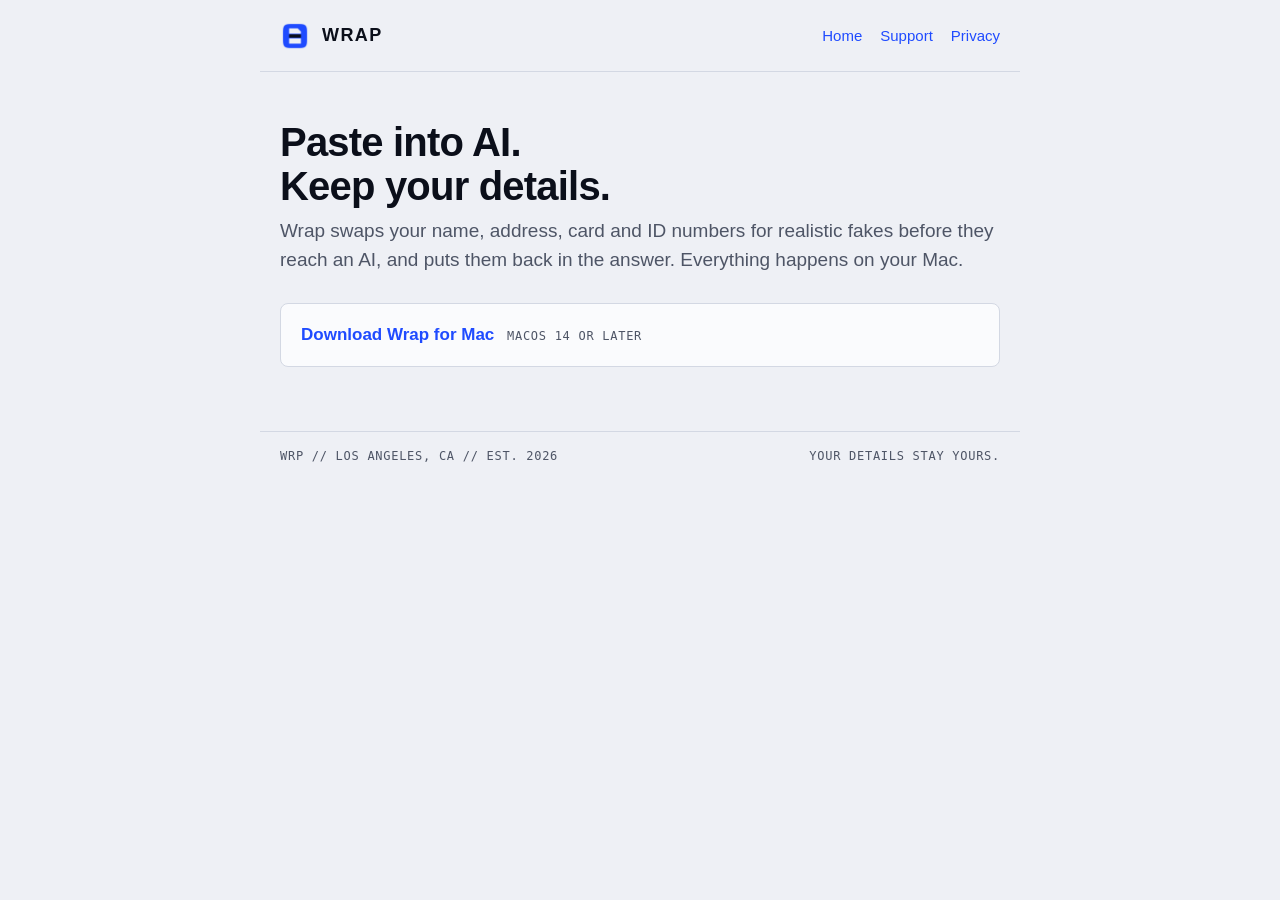
<file: index.html>
<!doctype html>
<html lang="en"><head><meta charset="utf-8"><meta name="viewport" content="width=device-width,initial-scale=1">
<title>Wrap for Mac</title><link rel="stylesheet" href="style.css"><link rel="icon" href="icon.png"></head>
<body>
<header><img src="icon.png" alt=""><span class="word">WRAP</span><nav><a href="index.html">Home</a><a href="support.html">Support</a><a href="privacy.html">Privacy</a></nav></header>
<main>
<h1>Paste into AI.<br>Keep your details.</h1>
<p class="lede">Wrap swaps your name, address, card and ID numbers for realistic fakes before they reach an AI, and puts them back in the answer. Everything happens on your Mac.</p>
<div class="plate"><a href="https://github.com/mrtle/wrap-releases/releases/latest"><strong>Download Wrap for Mac</strong></a> <span class="spec">&nbsp;macOS 14 or later</span></div>
</main>
<footer><span class="spec">WRP // Los Angeles, CA // Est. 2026</span><span class="spec">Your details stay yours.</span></footer>
</body></html>
</file>
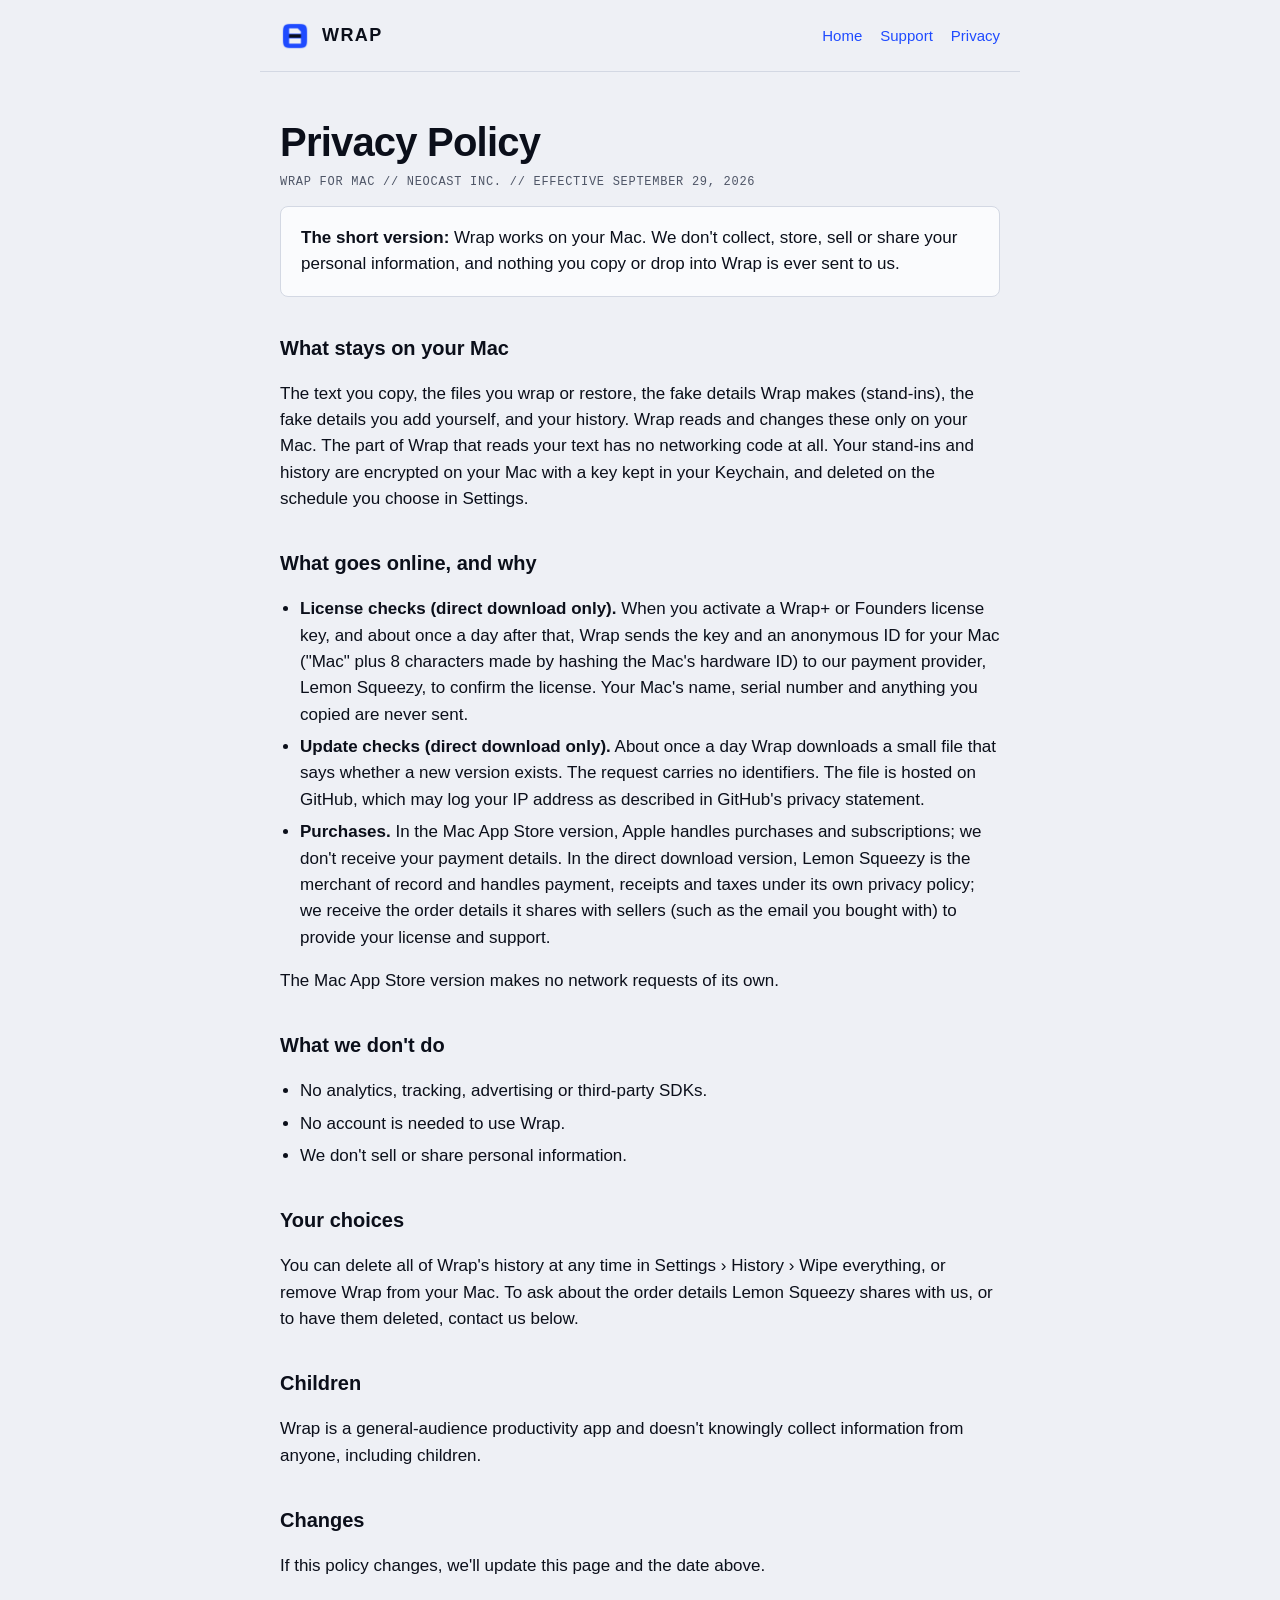
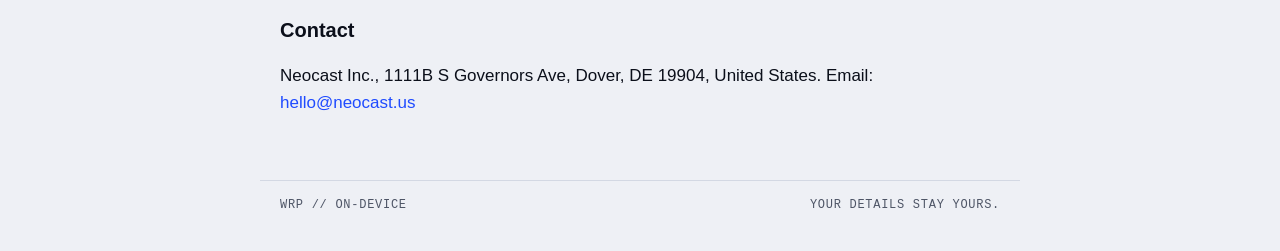
<file: privacy.html>
<!doctype html>
<html lang="en"><head><meta charset="utf-8"><meta name="viewport" content="width=device-width,initial-scale=1">
<title>Wrap Privacy Policy</title><link rel="stylesheet" href="style.css"><link rel="icon" href="icon.png"></head>
<body>
<header><img src="icon.png" alt=""><span class="word">WRAP</span><nav><a href="index.html">Home</a><a href="support.html">Support</a><a href="privacy.html">Privacy</a></nav></header>
<main>
<h1>Privacy Policy</h1>
<p class="spec">Wrap for Mac // Neocast Inc. // Effective September 29, 2026</p>
<div class="plate"><strong>The short version:</strong> Wrap works on your Mac. We don't collect, store, sell or share your personal information, and nothing you copy or drop into Wrap is ever sent to us.</div>

<h2>What stays on your Mac</h2>
<p>The text you copy, the files you wrap or restore, the fake details Wrap makes (stand-ins), the fake details you add yourself, and your history. Wrap reads and changes these only on your Mac. The part of Wrap that reads your text has no networking code at all. Your stand-ins and history are encrypted on your Mac with a key kept in your Keychain, and deleted on the schedule you choose in Settings.</p>

<h2>What goes online, and why</h2>
<ul>
<li><strong>License checks (direct download only).</strong> When you activate a Wrap+ or Founders license key, and about once a day after that, Wrap sends the key and an anonymous ID for your Mac ("Mac" plus 8 characters made by hashing the Mac's hardware ID) to our payment provider, Lemon Squeezy, to confirm the license. Your Mac's name, serial number and anything you copied are never sent.</li>
<li><strong>Update checks (direct download only).</strong> About once a day Wrap downloads a small file that says whether a new version exists. The request carries no identifiers. The file is hosted on GitHub, which may log your IP address as described in GitHub's privacy statement.</li>
<li><strong>Purchases.</strong> In the Mac App Store version, Apple handles purchases and subscriptions; we don't receive your payment details. In the direct download version, Lemon Squeezy is the merchant of record and handles payment, receipts and taxes under its own privacy policy; we receive the order details it shares with sellers (such as the email you bought with) to provide your license and support.</li>
</ul>
<p>The Mac App Store version makes no network requests of its own.</p>

<h2>What we don't do</h2>
<ul><li>No analytics, tracking, advertising or third-party SDKs.</li><li>No account is needed to use Wrap.</li><li>We don't sell or share personal information.</li></ul>

<h2>Your choices</h2>
<p>You can delete all of Wrap's history at any time in Settings › History › Wipe everything, or remove Wrap from your Mac. To ask about the order details Lemon Squeezy shares with us, or to have them deleted, contact us below.</p>

<h2>Children</h2>
<p>Wrap is a general-audience productivity app and doesn't knowingly collect information from anyone, including children.</p>

<h2>Changes</h2>
<p>If this policy changes, we'll update this page and the date above.</p>

<h2>Contact</h2>
<p>Neocast Inc., 1111B S Governors Ave, Dover, DE 19904, United States. Email: <a href="mailto:hello@neocast.us">hello@neocast.us</a></p>
</main>
<footer><span class="spec">WRP // On-device</span><span class="spec">Your details stay yours.</span></footer>
</body></html>
</file>
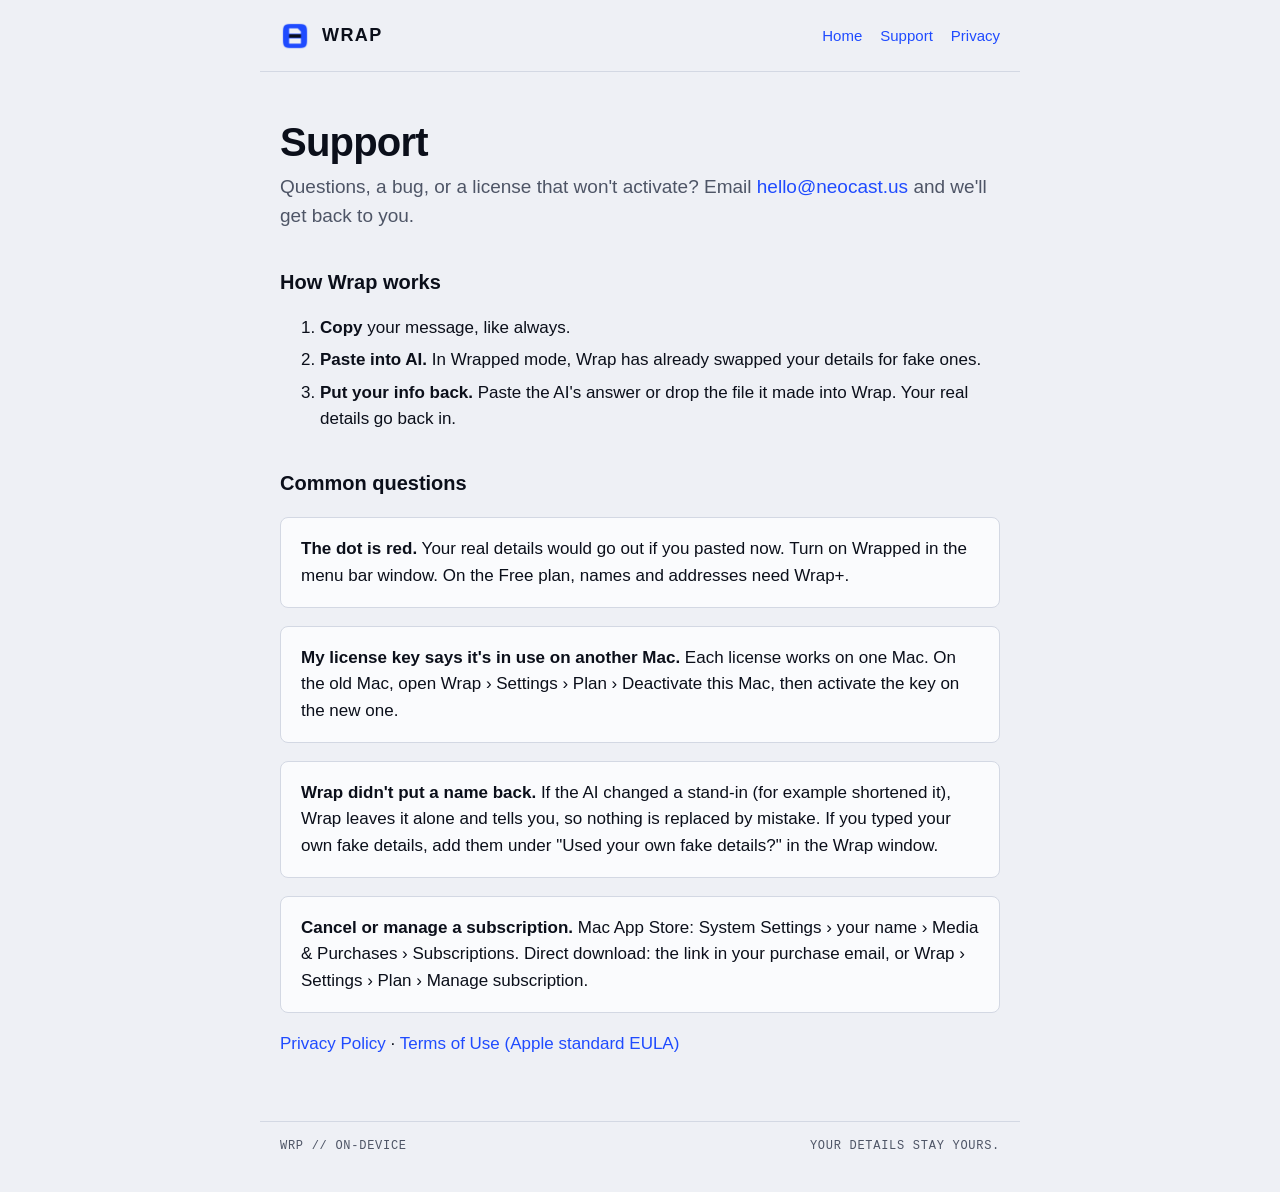
<file: support.html>
<!doctype html>
<html lang="en"><head><meta charset="utf-8"><meta name="viewport" content="width=device-width,initial-scale=1">
<title>Wrap Support</title><link rel="stylesheet" href="style.css"><link rel="icon" href="icon.png"></head>
<body>
<header><img src="icon.png" alt=""><span class="word">WRAP</span><nav><a href="index.html">Home</a><a href="support.html">Support</a><a href="privacy.html">Privacy</a></nav></header>
<main>
<h1>Support</h1>
<p class="lede">Questions, a bug, or a license that won't activate? Email <a href="mailto:hello@neocast.us">hello@neocast.us</a> and we'll get back to you.</p>

<h2>How Wrap works</h2>
<ol><li><strong>Copy</strong> your message, like always.</li><li><strong>Paste into AI.</strong> In Wrapped mode, Wrap has already swapped your details for fake ones.</li><li><strong>Put your info back.</strong> Paste the AI's answer or drop the file it made into Wrap. Your real details go back in.</li></ol>

<h2>Common questions</h2>
<div class="plate"><strong>The dot is red.</strong> Your real details would go out if you pasted now. Turn on Wrapped in the menu bar window. On the Free plan, names and addresses need Wrap+.</div>
<div class="plate"><strong>My license key says it's in use on another Mac.</strong> Each license works on one Mac. On the old Mac, open Wrap › Settings › Plan › Deactivate this Mac, then activate the key on the new one.</div>
<div class="plate"><strong>Wrap didn't put a name back.</strong> If the AI changed a stand-in (for example shortened it), Wrap leaves it alone and tells you, so nothing is replaced by mistake. If you typed your own fake details, add them under "Used your own fake details?" in the Wrap window.</div>
<div class="plate"><strong>Cancel or manage a subscription.</strong> Mac App Store: System Settings › your name › Media &amp; Purchases › Subscriptions. Direct download: the link in your purchase email, or Wrap › Settings › Plan › Manage subscription.</div>

<p><a href="privacy.html">Privacy Policy</a> · <a href="https://www.apple.com/legal/internet-services/itunes/dev/stdeula/">Terms of Use (Apple standard EULA)</a></p>
</main>
<footer><span class="spec">WRP // On-device</span><span class="spec">Your details stay yours.</span></footer>
</body></html>
</file>
<file: style.css>
:root{--signal:#1F4BFF;--ink:#0B0F1A;--paper:#EEF0F5;--cell:#FAFBFD;--type:#0B0F1A;--type2:#4E5566;--rule:#D3D8E3;--signalText:#1F4BFF}
@media (prefers-color-scheme: dark){:root{--paper:#0B0F1A;--cell:#131827;--type:#EEF0F5;--type2:#9AA1B2;--rule:#262C3B;--signalText:#6A88FF}}
*{box-sizing:border-box}
body{margin:0;background:var(--paper);color:var(--type);font:17px/1.55 -apple-system,BlinkMacSystemFont,"SF Pro Text","Helvetica Neue",Arial,sans-serif}
header,main,footer{max-width:760px;margin:0 auto;padding:0 20px}
header{display:flex;align-items:center;gap:12px;height:72px;border-bottom:1px solid var(--rule)}
header img{width:30px;height:30px}
header .word{font-weight:800;letter-spacing:.08em;font-size:18px}
header nav{margin-left:auto;display:flex;gap:18px;font-size:15px}
a{color:var(--signalText);text-decoration:none}a:hover{text-decoration:underline}
h1{font-size:40px;line-height:1.1;letter-spacing:-.02em;margin:48px 0 8px}
h2{font-size:20px;margin:36px 0 6px}
.spec{font:500 12px/1 ui-monospace,"SF Mono",Menlo,monospace;letter-spacing:.06em;text-transform:uppercase;color:var(--type2)}
.lede{color:var(--type2);font-size:19px;margin:0 0 28px}
.plate{background:var(--cell);border:1px solid var(--rule);border-radius:8px;padding:18px 20px;margin:18px 0}
ul{padding-left:20px}li{margin:6px 0}
footer{border-top:1px solid var(--rule);margin-top:64px;padding-top:18px;padding-bottom:40px;display:flex;justify-content:space-between;flex-wrap:wrap;gap:8px}
</file>
